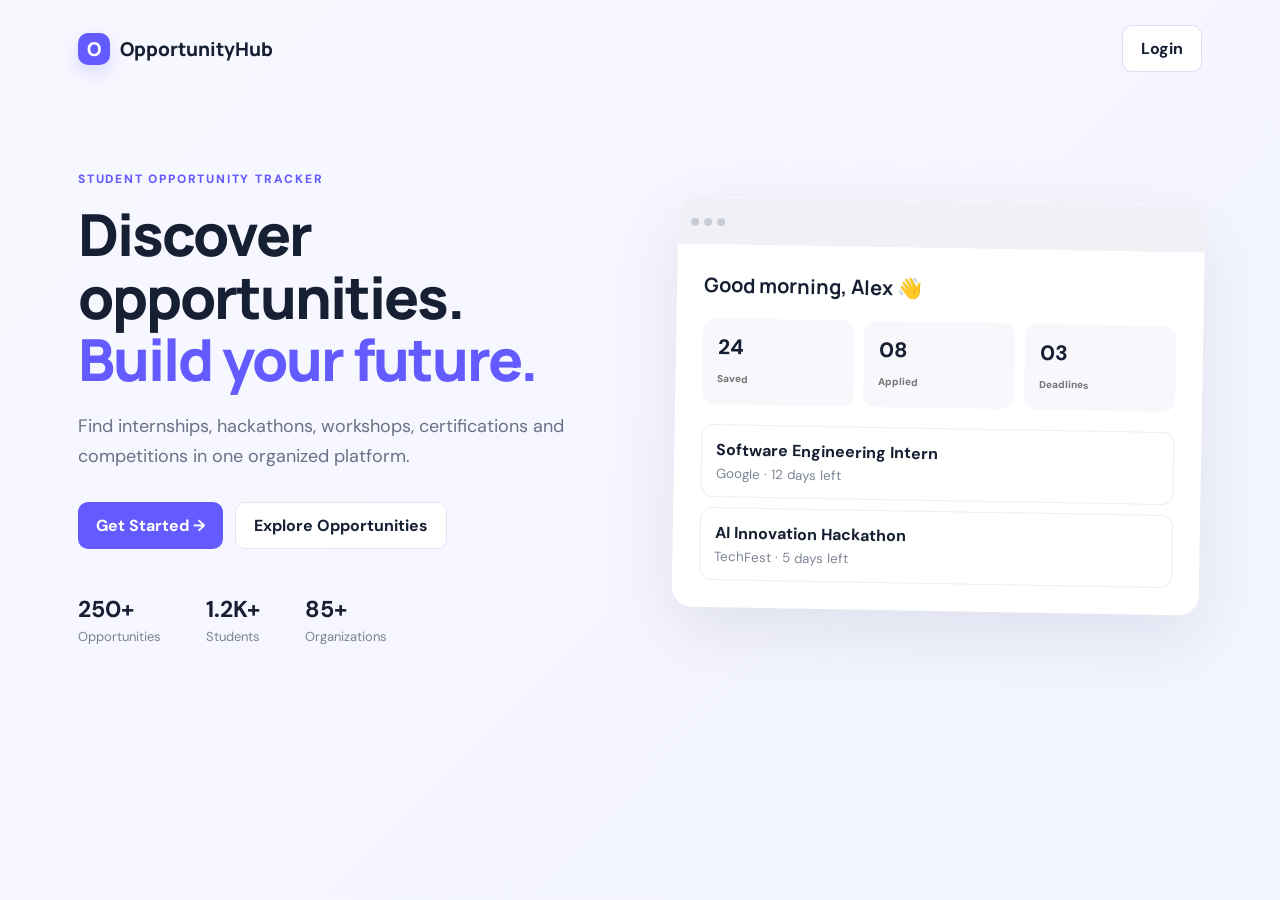
<file: index.html>
<!DOCTYPE html>
<html lang="en">
<head>
  <meta charset="UTF-8">
  <meta name="viewport" content="width=device-width, initial-scale=1.0">
  <title>OpportunityHub - Student Opportunity Tracker</title>
  <link rel="stylesheet" href="css/style.css">
</head>
<body class="landing-body">
  <div class="landing">
    <nav class="landing-nav">
      <div class="brand"><span class="brand-mark">O</span> OpportunityHub</div>
      <a href="login.html" class="btn btn-outline">Login</a>
    </nav>
    <main class="hero">
      <div class="hero-copy">
        <span class="eyebrow">STUDENT OPPORTUNITY TRACKER</span>
        <h1>Discover opportunities.<br><span>Build your future.</span></h1>
        <p>Find internships, hackathons, workshops, certifications and competitions in one organized platform.</p>
        <div class="hero-actions">
          <a href="login.html" class="btn btn-primary">Get Started →</a>
          <a href="explore.html" class="btn btn-light">Explore Opportunities</a>
        </div>
        <div class="hero-stats">
          <div><strong>250+</strong><span>Opportunities</span></div>
          <div><strong>1.2K+</strong><span>Students</span></div>
          <div><strong>85+</strong><span>Organizations</span></div>
        </div>
      </div>
      <div class="hero-visual">
        <div class="mock-window">
          <div class="window-top"><i></i><i></i><i></i></div>
          <div class="mini-dashboard">
            <div class="mini-title">Good morning, Alex 👋</div>
            <div class="mini-cards"><span>24<br><small>Saved</small></span><span>08<br><small>Applied</small></span><span>03<br><small>Deadlines</small></span></div>
            <div class="mini-opps">
              <div><b>Software Engineering Intern</b><small>Google · 12 days left</small></div>
              <div><b>AI Innovation Hackathon</b><small>TechFest · 5 days left</small></div>
            </div>
          </div>
        </div>
      </div>
    </main>
  </div>
</body>
</html>
</file>
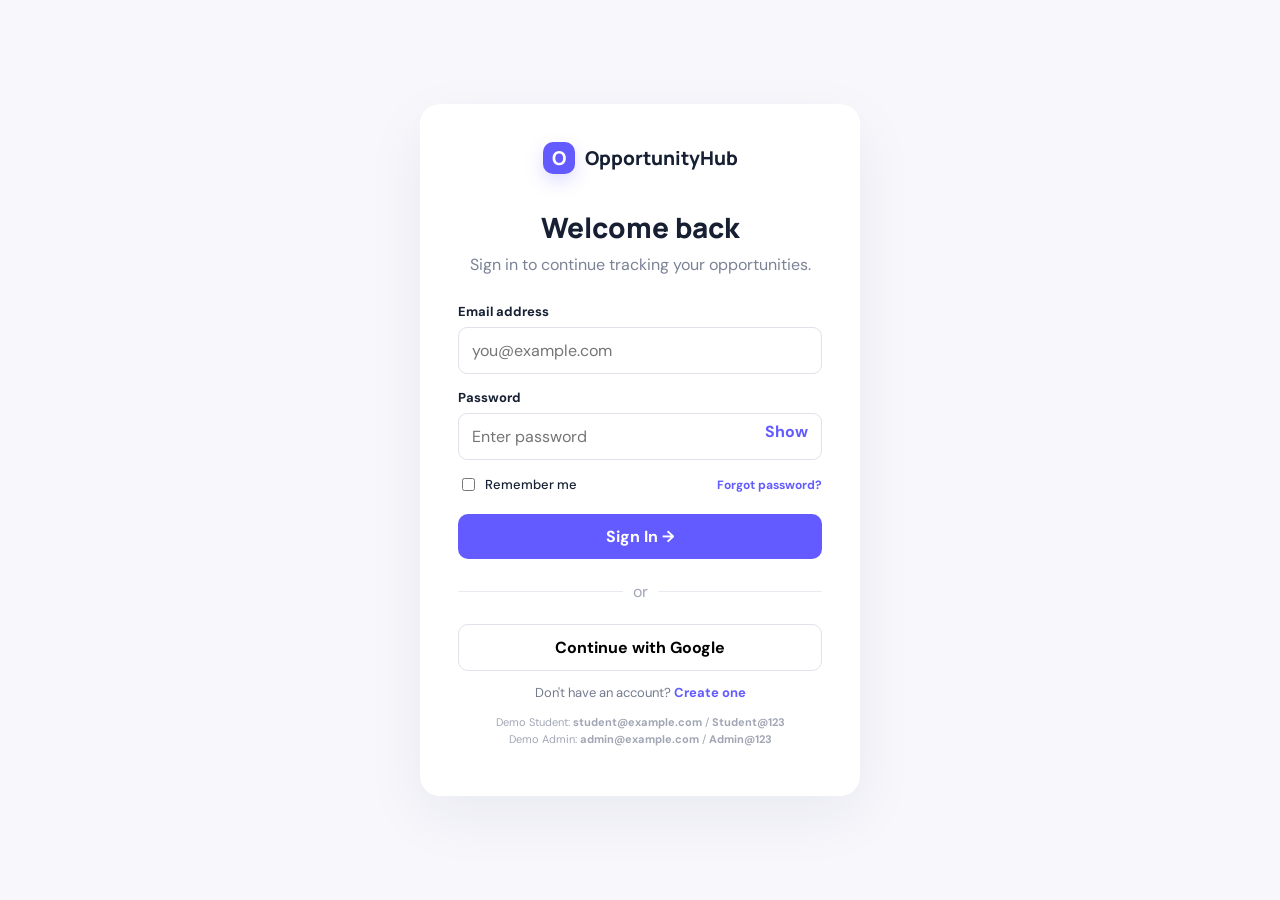
<file: deadlines.html>
<!DOCTYPE html>
<html lang="en"><head><meta charset="UTF-8"><meta name="viewport" content="width=device-width, initial-scale=1.0">
<title>Deadlines - OpportunityHub</title><link rel="stylesheet" href="css/style.css"></head>
<body class="app-body">

<aside class="sidebar">
  <a class="brand side-brand" href="dashboard.html"><span class="brand-mark">O</span><span>OpportunityHub</span></a>
  <div class="side-label">MENU</div>
  <a class="nav-item" href="dashboard.html"><span>⌂</span> Dashboard</a>
  <a class="nav-item" href="explore.html"><span>⌕</span> Explore</a>
  <a class="nav-item" href="bookmarks.html"><span>♡</span> Bookmarks <em id="bookmarkCount">0</em></a>
  <a class="nav-item" href="applications.html"><span>▣</span> Applications</a>
  <a class="nav-item" href="deadlines.html"><span>◷</span> Deadlines</a>
  <div class="side-label">ACCOUNT</div>
  <a class="nav-item" href="profile.html"><span>◎</span> Profile</a>
  <a class="nav-item" href="admin.html"><span>⚙</span> Admin Portal</a>
  <div class="side-bottom">
    <div class="help-box"><b>Need help?</b><p>Find the right opportunity for you.</p><a href="explore.html">Explore now →</a></div>
    <a class="nav-item logout" href="index.html"><span>↪</span> Log out</a>
  </div>
</aside>

<main class="main-content">
<header class="topbar">
  <div class="mobile-brand"><span class="brand-mark">O</span> OpportunityHub</div>
  <div class="top-search"><span>⌕</span><input id="globalSearch" placeholder="Search opportunities..." oninput="globalSearch(this.value)"></div>
  <div class="top-actions"><button class="icon-btn">♢</button><a href="profile.html" class="user-mini"><span class="avatar">A</span><span><b>Alex Johnson</b><small>Student</small></span></a></div>
</header>

<section class="page-head"><div><p class="muted">Stay on track</p><h1>Deadline Tracker</h1><p>Never miss an important opportunity deadline.</p></div><button class="btn btn-light">▣ Calendar View</button></section>
<div class="deadline-summary"><div><b id="deadlineUpcomingCount">0</b><span>Upcoming</span></div><div><b id="deadlineWeekCount">0</b><span>This week</span></div><div><b id="deadlineMonthCount">0</b><span>This month</span></div><div><b id="deadlineUrgentCount">0</b><span>Urgent (&le; 7d)</span></div></div>
<section class="panel"><div class="panel-head"><div><h2>Upcoming deadlines</h2><p>Sorted by deadline</p></div></div><div id="allDeadlines" class="deadline-list big"></div></section>

</main>
<script src="js/app.js"></script>
</body></html>
</file>
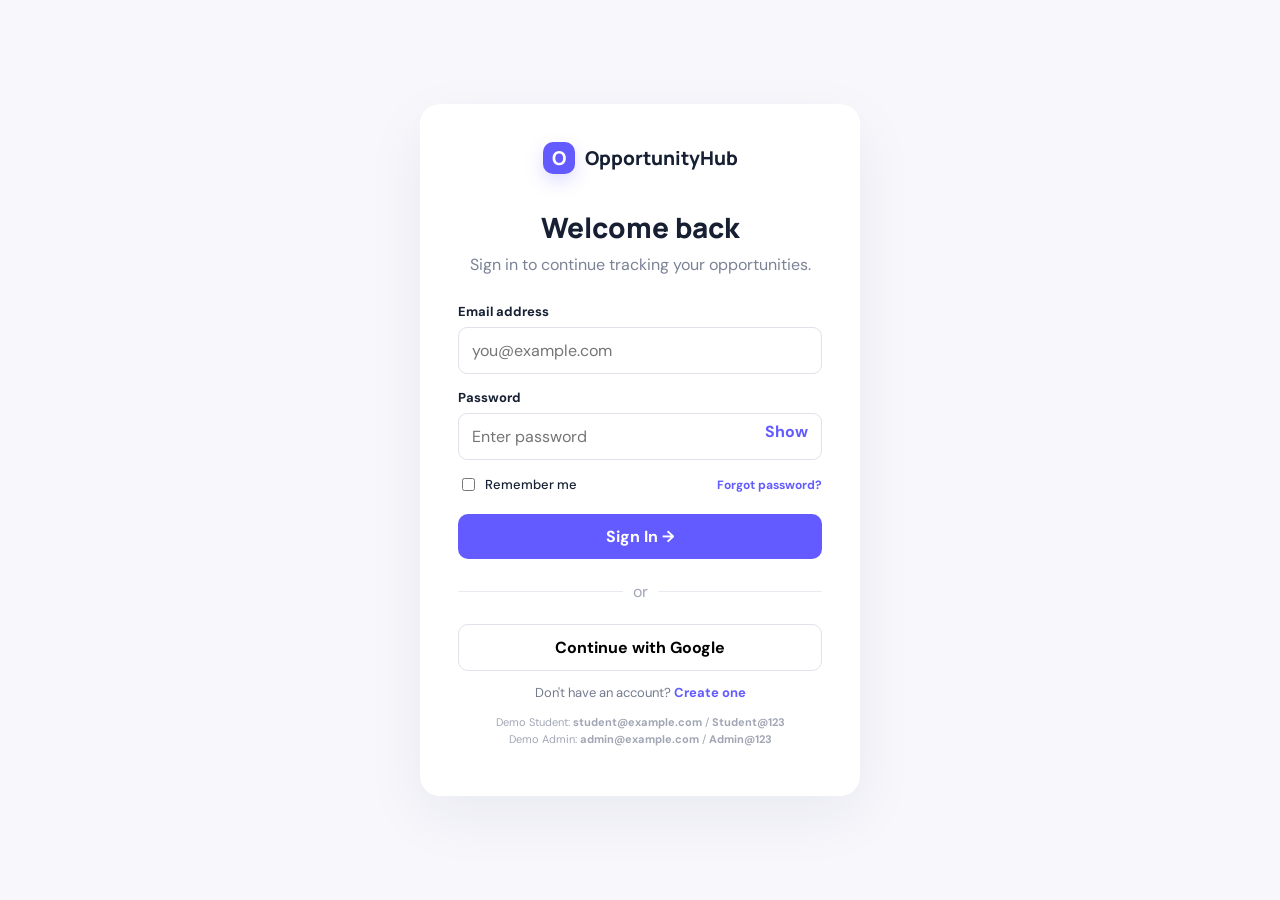
<file: explore.html>
<!DOCTYPE html>
<html lang="en"><head><meta charset="UTF-8"><meta name="viewport" content="width=device-width, initial-scale=1.0">
<title>Explore - OpportunityHub</title><link rel="stylesheet" href="css/style.css"></head>
<body class="app-body">

<aside class="sidebar">
  <a class="brand side-brand" href="dashboard.html"><span class="brand-mark">O</span><span>OpportunityHub</span></a>
  <div class="side-label">MENU</div>
  <a class="nav-item" href="dashboard.html"><span>⌂</span> Dashboard</a>
  <a class="nav-item" href="explore.html"><span>⌕</span> Explore</a>
  <a class="nav-item" href="bookmarks.html"><span>♡</span> Bookmarks <em id="bookmarkCount">0</em></a>
  <a class="nav-item" href="applications.html"><span>▣</span> Applications</a>
  <a class="nav-item" href="deadlines.html"><span>◷</span> Deadlines</a>
  <div class="side-label">ACCOUNT</div>
  <a class="nav-item" href="profile.html"><span>◎</span> Profile</a>
  <a class="nav-item" href="admin.html"><span>⚙</span> Admin Portal</a>
  <div class="side-bottom">
    <div class="help-box"><b>Need help?</b><p>Find the right opportunity for you.</p><a href="explore.html">Explore now →</a></div>
    <a class="nav-item logout" href="index.html"><span>↪</span> Log out</a>
  </div>
</aside>

<main class="main-content">
<header class="topbar">
  <div class="mobile-brand"><span class="brand-mark">O</span> OpportunityHub</div>
  <div class="top-search"><span>⌕</span><input id="globalSearch" placeholder="Search opportunities..." oninput="globalSearch(this.value)"></div>
  <div class="top-actions"><button class="icon-btn">♢</button><a href="profile.html" class="user-mini"><span class="avatar">A</span><span><b>Alex Johnson</b><small>Student</small></span></a></div>
</header>

<section class="page-head"><div><p class="muted">Discover</p><h1>Explore Opportunities</h1><p>Find opportunities that match your goals and skills.</p></div></section>
<section class="filter-panel">
  <div class="search-large"><span>⌕</span><input id="oppSearch" placeholder="Search by title, company or skill..." oninput="filterOpps()"></div>
  <select id="typeFilter" onchange="filterOpps()"><option value="">All Types</option><option>Internship</option><option>Hackathon</option><option>Workshop</option><option>Certification</option><option>Competition</option></select>
  <select id="deadlineFilter" onchange="filterOpps()"><option value="">Any Deadline</option><option value="7">Within 7 days</option><option value="30">Within 30 days</option></select>
  <select id="skillFilter" onchange="filterOpps()"><option value="">All Skills</option><option>JavaScript</option><option>Python</option><option>React</option><option>AI/ML</option><option>Cloud</option></select>
</section>
<div class="results-head"><b id="resultCount">12 opportunities</b><select><option>Newest first</option><option>Deadline soon</option></select></div>
<div id="opportunityGrid" class="opportunity-grid"></div>

</main>
<script src="js/app.js"></script>
</body></html>
</file>
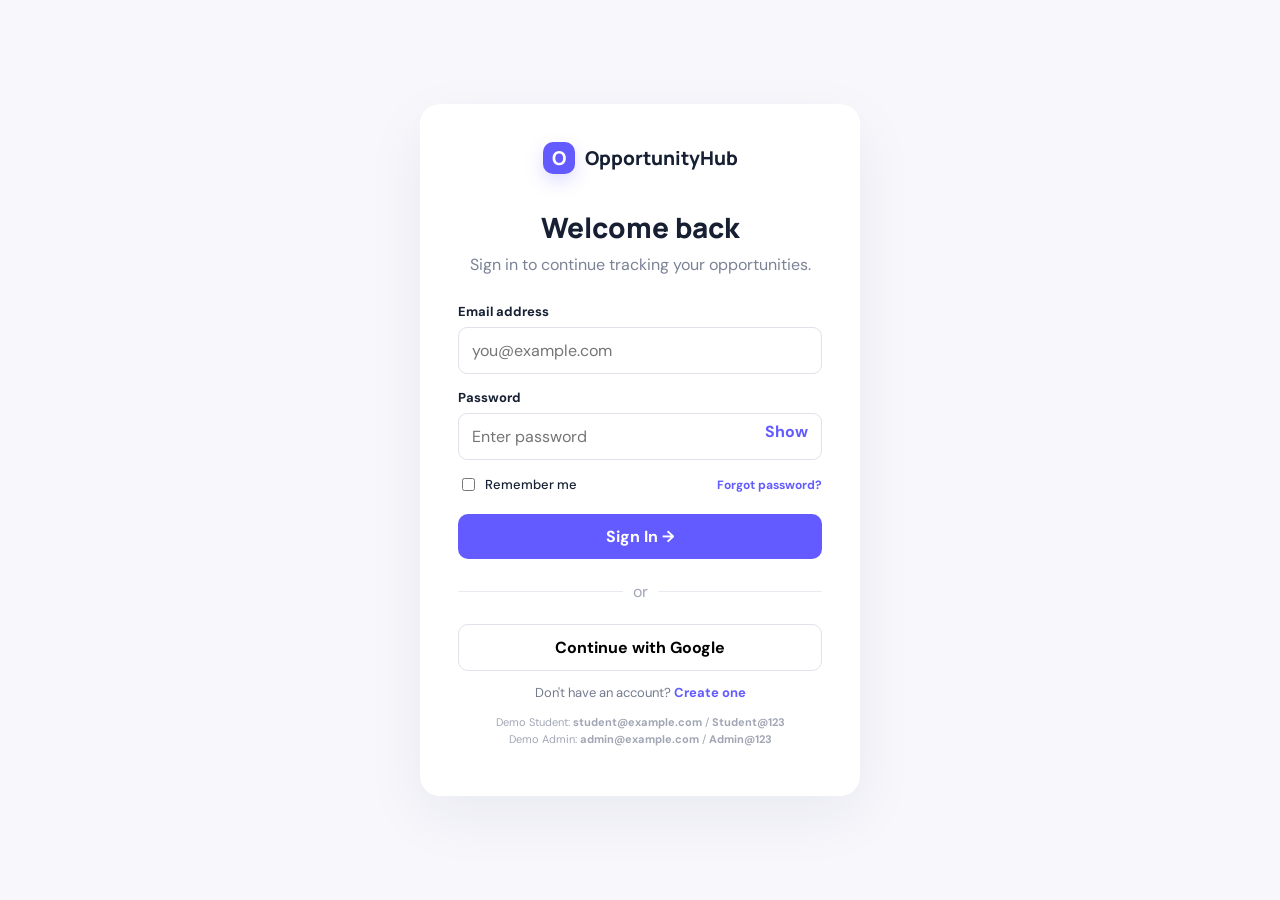
<file: login.html>
<!DOCTYPE html>
<html lang="en">
<head>
<meta charset="UTF-8"><meta name="viewport" content="width=device-width, initial-scale=1.0">
<title>Login - OpportunityHub</title><link rel="stylesheet" href="css/style.css">
</head>
<body class="auth-body">
<div class="auth-card">
  <a class="brand auth-brand" href="index.html"><span class="brand-mark">O</span> OpportunityHub</a>
  <div class="auth-heading"><h1>Welcome back</h1><p>Sign in to continue tracking your opportunities.</p></div>
  <form id="loginForm">
    <label>Email address</label><input type="email" id="email" placeholder="you@example.com" required>
    <label>Password</label><div class="password-wrap"><input type="password" id="password" placeholder="Enter password" required><button type="button" class="show-pass" onclick="togglePassword()">Show</button></div>
    <div class="form-row"><label class="check"><input type="checkbox"> Remember me</label><a href="#">Forgot password?</a></div>
    <button class="btn btn-primary full" type="submit">Sign In →</button>
  </form>
  <div class="divider"><span>or</span></div>
  <button class="btn btn-google full">Continue with Google</button>
  <p class="auth-bottom">Don't have an account? <a href="register.html">Create one</a></p>
  <p class="demo-note" style="margin-top:12px; line-height:1.5;">Demo Student: <b>student@example.com</b> / <b>Student@123</b><br>Demo Admin: <b>admin@example.com</b> / <b>Admin@123</b></p>
</div>
<script src="js/app.js"></script>
</body>
</html>
</file>
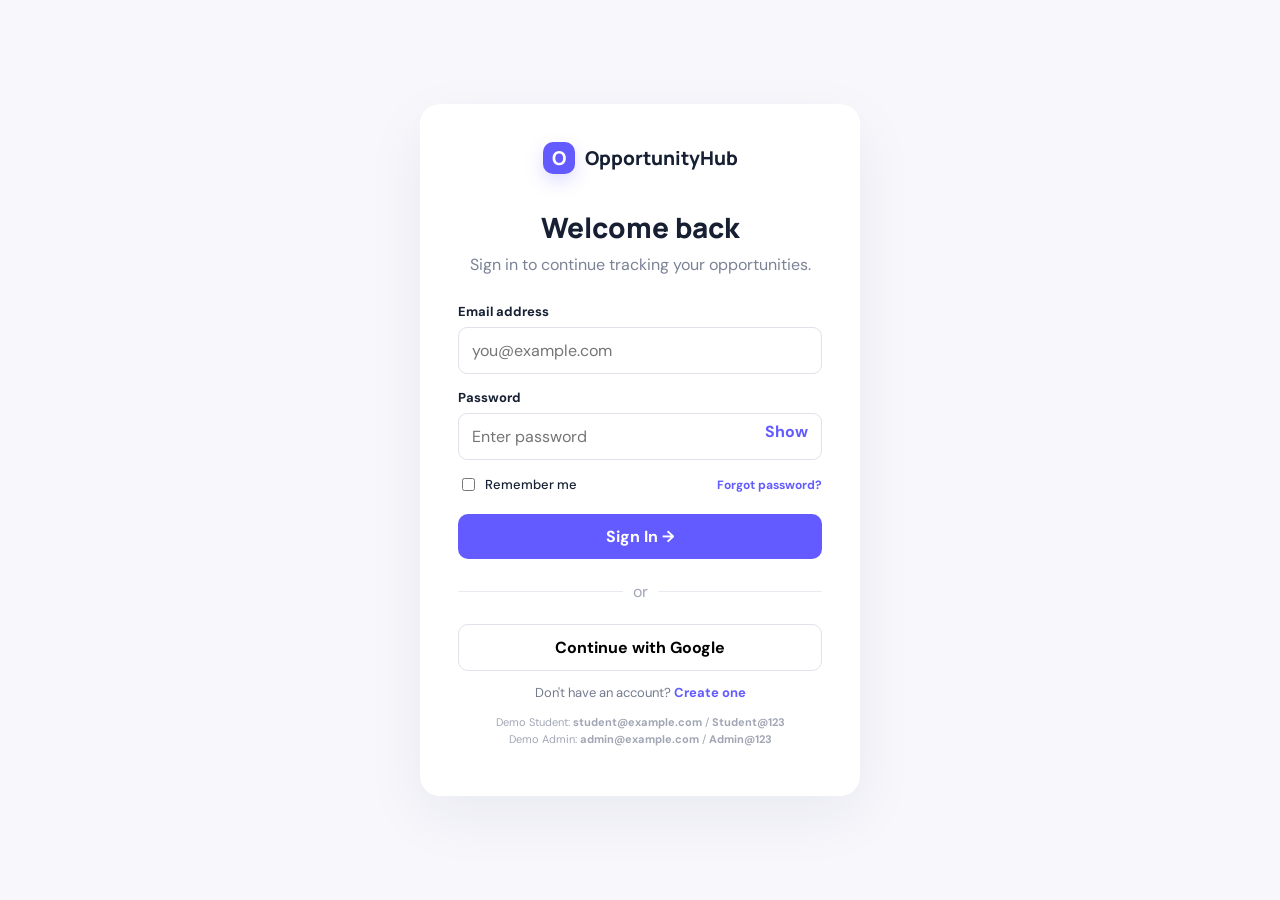
<file: profile.html>
<!DOCTYPE html>
<html lang="en"><head><meta charset="UTF-8"><meta name="viewport" content="width=device-width, initial-scale=1.0">
<title>Profile - OpportunityHub</title><link rel="stylesheet" href="css/style.css"></head>
<body class="app-body">

<aside class="sidebar">
  <a class="brand side-brand" href="dashboard.html"><span class="brand-mark">O</span><span>OpportunityHub</span></a>
  <div class="side-label">MENU</div>
  <a class="nav-item" href="dashboard.html"><span>⌂</span> Dashboard</a>
  <a class="nav-item" href="explore.html"><span>⌕</span> Explore</a>
  <a class="nav-item" href="bookmarks.html"><span>♡</span> Bookmarks <em id="bookmarkCount">0</em></a>
  <a class="nav-item" href="applications.html"><span>▣</span> Applications</a>
  <a class="nav-item" href="deadlines.html"><span>◷</span> Deadlines</a>
  <div class="side-label">ACCOUNT</div>
  <a class="nav-item" href="profile.html"><span>◎</span> Profile</a>
  <a class="nav-item" href="admin.html"><span>⚙</span> Admin Portal</a>
  <div class="side-bottom">
    <div class="help-box"><b>Need help?</b><p>Find the right opportunity for you.</p><a href="explore.html">Explore now →</a></div>
    <a class="nav-item logout" href="index.html"><span>↪</span> Log out</a>
  </div>
</aside>

<main class="main-content">
<header class="topbar">
  <div class="mobile-brand"><span class="brand-mark">O</span> OpportunityHub</div>
  <div class="top-search"><span>⌕</span><input id="globalSearch" placeholder="Search opportunities..." oninput="globalSearch(this.value)"></div>
  <div class="top-actions"><button class="icon-btn">♢</button><a href="profile.html" class="user-mini"><span class="avatar">A</span><span><b>Alex Johnson</b><small>Student</small></span></a></div>
</header>

<section class="page-head"><div><p class="muted">Account</p><h1>My Profile</h1><p>Manage your personal information and preferences.</p></div><button class="btn btn-primary" onclick="saveProfile()">Save Changes</button></section>
<div class="profile-layout">
<section class="panel profile-card"><div class="profile-cover"></div><div class="profile-main"><div class="big-avatar" id="profileBigAvatar">A</div><h2 id="profileCardName">Alex Johnson</h2><p class="muted" id="profileCardRole">Computer Science Student</p><p id="profileCardEmail">alex.johnson@example.com</p><hr><h3>Skills</h3><div class="chips"><span>JavaScript</span><span>React</span><span>Python</span><span>SQL</span><span>UI/UX</span></div></div></section>
<section class="panel"><h2>Personal Information</h2><div class="form-grid"><div><label>First name</label><input id="profileFirstName" value="Alex"></div><div><label>Last name</label><input id="profileLastName" value="Johnson"></div><div class="wide"><label>Email</label><input id="profileEmail" value="alex.johnson@example.com" disabled style="background:#f5f6fa"></div><div class="wide"><label>College</label><input id="profileCollege" value="SRM Institute of Science and Technology"></div><div class="wide"><label>Bio</label><textarea id="profileBio" rows="4">Computer Science student interested in software development, AI and technology.</textarea></div></div><h3>Opportunity Preferences</h3><div class="chips selectable"><span class="selected">Internships</span><span class="selected">Hackathons</span><span>Workshops</span><span class="selected">Certifications</span><span>Competitions</span></div></section>
</div>

</main>
<script src="js/app.js"></script>
</body></html>
</file>
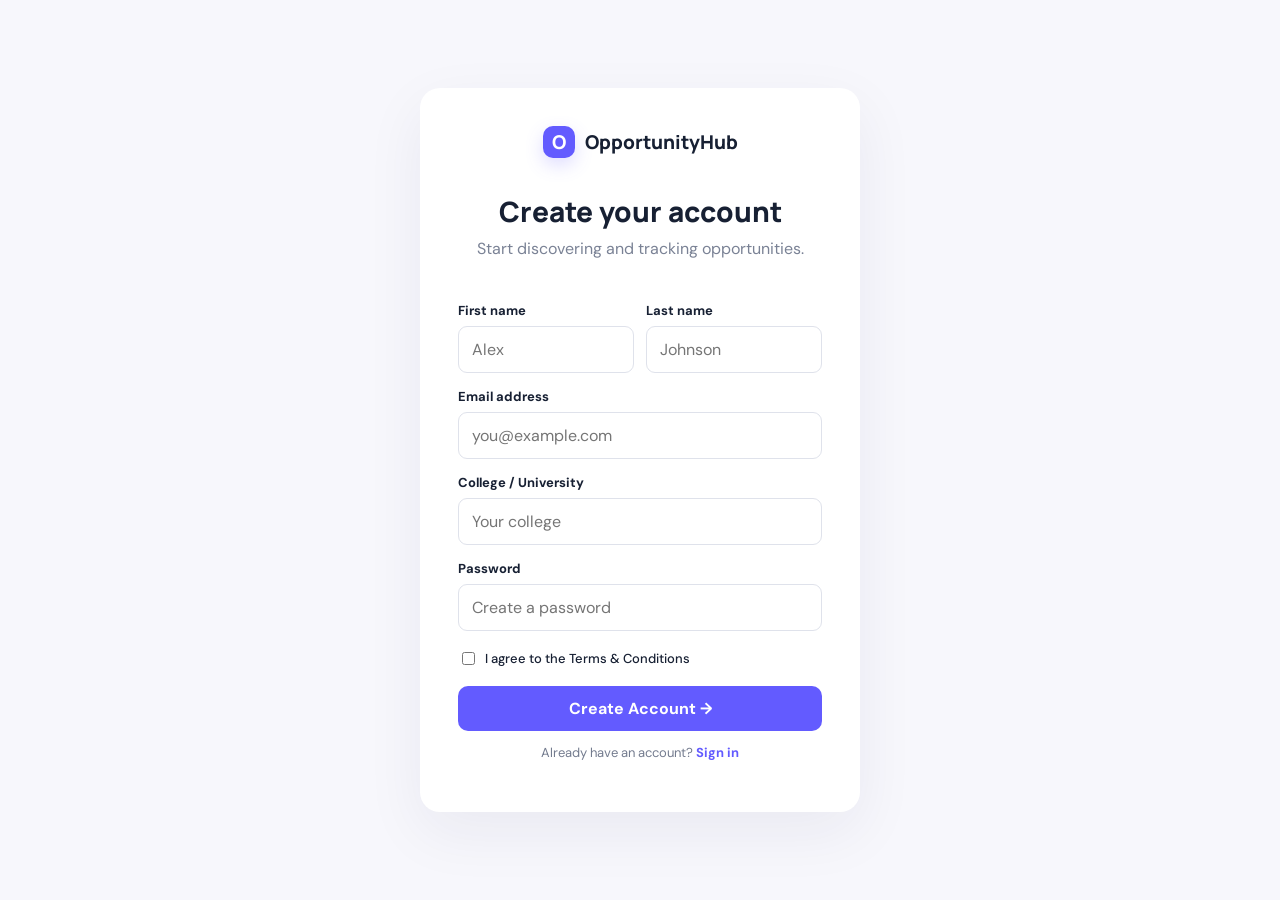
<file: register.html>
<!DOCTYPE html>
<html lang="en">
<head><meta charset="UTF-8"><meta name="viewport" content="width=device-width, initial-scale=1.0"><title>Create Account - OpportunityHub</title><link rel="stylesheet" href="css/style.css"></head>
<body class="auth-body">
<div class="auth-card">
  <a class="brand auth-brand" href="index.html"><span class="brand-mark">O</span> OpportunityHub</a>
  <div class="auth-heading"><h1>Create your account</h1><p>Start discovering and tracking opportunities.</p></div>
  <form id="registerForm" onsubmit="registerUser(event)">
    <div class="two-input"><div><label>First name</label><input id="regFirstName" required placeholder="Alex"></div><div><label>Last name</label><input id="regLastName" required placeholder="Johnson"></div></div>
    <label>Email address</label><input id="regEmail" type="email" required placeholder="you@example.com">
    <label>College / University</label><input id="regCollege" required placeholder="Your college">
    <label>Password</label><input id="regPassword" type="password" required placeholder="Create a password">
    <label class="check terms"><input type="checkbox" required> I agree to the Terms & Conditions</label>
    <button class="btn btn-primary full" type="submit">Create Account →</button>
  </form>
  <p class="auth-bottom">Already have an account? <a href="login.html">Sign in</a></p>
</div>
<script src="js/app.js"></script>
</body></html>
</file>
<file: css/style.css>
@import url('https://fonts.googleapis.com/css2?family=DM+Sans:wght@400;500;600;700&family=Manrope:wght@500;600;700;800&display=swap');
*{box-sizing:border-box}body{margin:0;font-family:'DM Sans',sans-serif;color:#172033;background:#f7f8fc}a{text-decoration:none;color:inherit}button,input,select,textarea{font:inherit}button{cursor:pointer}.brand{display:flex;align-items:center;gap:10px;font-family:Manrope;font-weight:800;font-size:19px}.brand-mark{width:32px;height:32px;border-radius:10px;background:#635bff;color:#fff;display:inline-flex;align-items:center;justify-content:center;font-weight:800;box-shadow:0 7px 18px #635bff35}.btn{display:inline-flex;align-items:center;justify-content:center;border:0;border-radius:10px;padding:12px 18px;font-weight:700;transition:.2s}.btn-primary{background:#635bff;color:white}.btn-primary:hover{background:#5149e9;transform:translateY(-1px)}.btn-light{background:#fff;border:1px solid #e4e7ef}.btn-outline{border:1px solid #dddff0;background:#fff}.full{width:100%}.muted{color:#7a8295}.danger-text{color:#e95b5b!important}
.landing-body{background:linear-gradient(135deg,#f8f8ff,#f2f4ff);min-height:100vh}.landing{max-width:1180px;margin:auto;padding:25px 28px}.landing-nav{display:flex;justify-content:space-between;align-items:center}.hero{display:grid;grid-template-columns:1fr 1fr;gap:70px;align-items:center;padding:95px 0 60px}.eyebrow{font-size:12px;font-weight:800;color:#635bff;letter-spacing:1.8px}.hero h1{font:800 58px/1.08 Manrope;margin:15px 0 20px;letter-spacing:-2px}.hero h1 span{color:#635bff}.hero p{font-size:18px;line-height:1.7;color:#697187;max-width:550px}.hero-actions{display:flex;gap:12px;margin:30px 0 45px}.hero-stats{display:flex;gap:45px}.hero-stats div{display:flex;flex-direction:column}.hero-stats strong{font-size:23px}.hero-stats span{font-size:13px;color:#7b8394;margin-top:4px}.mock-window{background:#fff;border-radius:20px;box-shadow:0 25px 70px #30345a1a;overflow:hidden;transform:rotate(1deg)}.window-top{padding:13px;background:#f0f1f6}.window-top i{display:inline-block;width:8px;height:8px;border-radius:50%;background:#c9ccd7;margin-right:5px}.mini-dashboard{padding:27px}.mini-title{font:700 20px Manrope}.mini-cards{display:grid;grid-template-columns:repeat(3,1fr);gap:10px;margin:20px 0}.mini-cards span{background:#f7f7fc;border-radius:12px;padding:15px;font-weight:800;font-size:21px}.mini-cards small{font-size:10px;color:#777}.mini-opps>div{border:1px solid #eeeef4;border-radius:12px;padding:14px;margin-top:10px}.mini-opps b,.mini-opps small{display:block}.mini-opps small{color:#7e8597;margin-top:5px}
.auth-body{min-height:100vh;display:grid;place-items:center;background:#f7f7fc;padding:30px}.auth-card{width:440px;background:white;padding:38px;border-radius:20px;box-shadow:0 20px 60px #25264a10}.auth-brand{justify-content:center;margin-bottom:34px}.auth-heading{text-align:center;margin-bottom:28px}.auth-heading h1{font:800 28px Manrope;margin:0 0 8px}.auth-heading p{color:#7a8295;margin:0}.auth-card label{display:block;font-size:13px;font-weight:700;margin:15px 0 7px}.auth-card input,.auth-card select,.auth-card textarea{width:100%;border:1px solid #dfe2eb;border-radius:9px;padding:12px 13px;outline:none}.auth-card input:focus{border-color:#635bff}.password-wrap{position:relative}.password-wrap input{padding-right:60px}.show-pass{position:absolute;right:8px;top:7px;border:0;background:none;color:#635bff;font-weight:700}.form-row{display:flex;justify-content:space-between;align-items:center;font-size:12px;margin:15px 0 20px}.check{display:flex!important;align-items:center;gap:7px!important;margin:0!important;font-weight:500!important}.check input{width:auto}.form-row a,.auth-bottom a{color:#635bff;font-weight:700}.divider{display:flex;align-items:center;gap:10px;color:#a1a6b4;margin:22px 0}.divider:before,.divider:after{content:'';height:1px;background:#e9eaf0;flex:1}.btn-google{background:#fff;border:1px solid #e0e2ea}.auth-bottom{text-align:center;color:#737b8e;font-size:13px}.demo-note{text-align:center;font-size:11px;color:#a1a6b4}.two-input{display:grid;grid-template-columns:1fr 1fr;gap:12px}.terms{margin:18px 0!important}
.app-body{min-height:100vh}.sidebar{width:245px;position:fixed;left:0;top:0;bottom:0;background:#fff;border-right:1px solid #eceef4;padding:25px 16px;display:flex;flex-direction:column;z-index:5}.side-brand{padding:0 10px 30px}.side-label{font-size:10px;letter-spacing:1.5px;color:#a0a5b3;font-weight:800;padding:16px 13px 8px}.nav-item{display:flex;align-items:center;gap:13px;padding:11px 13px;border-radius:9px;color:#687083;font-size:14px;font-weight:600;margin:2px 0}.nav-item:hover,.nav-item.active{background:#f0efff;color:#635bff}.nav-item span{font-size:18px;width:18px;text-align:center}.nav-item em{font-style:normal;background:#ecebff;color:#635bff;font-size:10px;border-radius:20px;padding:3px 7px;margin-left:auto}.side-bottom{margin-top:auto}.help-box{background:#f5f4ff;border-radius:12px;padding:15px;margin:10px 4px}.help-box b{font-size:13px}.help-box p{font-size:11px;color:#777f91;line-height:1.5}.help-box a{font-size:11px;color:#635bff;font-weight:700}.logout{color:#9298a7}.main-content{margin-left:245px;padding:0 36px 45px}.topbar{height:76px;display:flex;align-items:center;justify-content:space-between;border-bottom:1px solid #eceef3;margin-bottom:32px}.top-search{display:flex;align-items:center;gap:9px;background:#fff;border:1px solid #e6e8ee;border-radius:9px;padding:9px 13px;width:310px}.top-search input{border:0;outline:0;width:100%;background:transparent;font-size:13px}.top-actions{display:flex;align-items:center;gap:17px}.icon-btn{border:0;background:#fff;font-size:20px}.user-mini{display:flex;align-items:center;gap:9px}.user-mini small,.user-mini b{display:block}.user-mini b{font-size:12px}.user-mini small{font-size:10px;color:#8990a0;margin-top:2px}.avatar,.big-avatar{display:flex;align-items:center;justify-content:center;border-radius:50%;background:#e9e7ff;color:#635bff;font-weight:800}.avatar{width:35px;height:35px}.mobile-brand{display:none}.page-head{display:flex;align-items:end;justify-content:space-between;margin-bottom:25px}.page-head h1{font:800 28px Manrope;margin:4px 0 7px}.page-head p{margin:0;font-size:13px}.stats-grid{display:grid;grid-template-columns:repeat(4,1fr);gap:15px;margin-bottom:20px}.stat-card{background:#fff;border:1px solid #eceef4;border-radius:14px;padding:18px;min-height:135px}.stat-card span{display:block;color:#777f91;font-size:12px;margin-bottom:9px}.stat-card strong{font:800 27px Manrope;display:block}.stat-card small{color:#6f7789;font-size:11px;margin-top:7px;display:block}.stat-icon{width:34px;height:34px;border-radius:9px;display:grid;place-items:center;margin-bottom:13px}.purple{background:#eeecff;color:#635bff}.blue{background:#e9f2ff;color:#4382db}.green{background:#e9faf1;color:#2fa66a}.orange{background:#fff2e6;color:#e99037}.dashboard-grid{display:grid;grid-template-columns:1.4fr 1fr;gap:20px;margin-bottom:20px}.panel{background:#fff;border:1px solid #eceef4;border-radius:14px;padding:20px}.panel-head{display:flex;align-items:center;justify-content:space-between;margin-bottom:16px}.panel-head h2{font:700 16px Manrope;margin:0 0 4px}.panel-head p{font-size:11px;color:#8990a0;margin:0}.panel-head>a{font-size:11px;color:#635bff;font-weight:700}.opportunity-list .opp-row{border-top:1px solid #eff0f4;padding:13px 0;display:flex;justify-content:space-between;align-items:center}.opp-info{display:flex;gap:12px;align-items:center}.opp-logo{width:40px;height:40px;border-radius:10px;background:#f0efff;color:#635bff;display:grid;place-items:center;font-weight:800}.opp-info b{font-size:13px;display:block}.opp-info small{color:#858c9d;font-size:10px}.type-badge,.status-badge{font-size:10px;font-weight:700;border-radius:20px;padding:5px 8px;background:#f0efff;color:#635bff}.opp-row .right{text-align:right}.opp-row .right small{display:block;color:#858c9d;font-size:10px;margin-top:5px}.progress-chart{display:flex;align-items:center;justify-content:center;gap:30px;padding:18px 0}.donut{width:140px;height:140px;border-radius:50%;background:conic-gradient(#635bff 0 25%,#4f8de9 25% 62%,#43b77a 62% 87%,#e9a04b 87% 100%);display:grid;place-items:center}.donut:after{content:'';position:absolute;width:102px;height:102px;border-radius:50%;background:#fff}.donut div{position:relative;z-index:1;text-align:center}.donut b,.donut span{display:block}.donut b{font-size:27px}.donut span{font-size:10px;color:#888f9f}.legend p{font-size:11px;display:flex;align-items:center;gap:8px;min-width:120px}.legend p b{margin-left:auto}.dot{width:8px;height:8px;border-radius:50%}.interested{background:#635bff}.applied{background:#4f8de9}.shortlisted{background:#43b77a}.completed{background:#e9a04b}
.deadline-list{display:grid;grid-template-columns:repeat(4,1fr);gap:10px}.deadline-item{border:1px solid #eceef3;border-radius:11px;padding:14px}.deadline-item .date{font-size:10px;color:#8a91a1}.deadline-item b{display:block;font-size:12px;margin:7px 0 4px}.deadline-item small{font-size:10px;color:#7f8798}.deadline-item.urgent{border-left:3px solid #eb6565}.filter-panel{background:#fff;border:1px solid #e8eaf0;padding:15px;border-radius:13px;display:grid;grid-template-columns:2fr 1fr 1fr 1fr;gap:10px;margin-bottom:20px}.search-large{display:flex;align-items:center;gap:8px;border:1px solid #e0e2ea;border-radius:9px;padding:0 12px}.search-large input{border:0;outline:0;width:100%;padding:11px 0}.filter-panel select,.results-head select{border:1px solid #e0e2ea;border-radius:9px;padding:10px;background:#fff;color:#5f6678}.results-head{display:flex;justify-content:space-between;align-items:center;font-size:12px;margin-bottom:12px}.opportunity-grid{display:grid;grid-template-columns:repeat(3,1fr);gap:16px}.opp-card{background:#fff;border:1px solid #e8eaf0;border-radius:14px;padding:18px;transition:.2s;position:relative}.opp-card:hover{transform:translateY(-3px);box-shadow:0 10px 25px #2427480b}.card-top{display:flex;justify-content:space-between;align-items:start}.save-btn{border:0;background:#f5f5f8;border-radius:8px;width:32px;height:32px;color:#777}.save-btn.saved{background:#ecebff;color:#635bff}.opp-card h3{font:700 15px Manrope;margin:13px 0 6px;line-height:1.35}.company{font-size:11px;color:#80889a}.opp-description{font-size:11px;line-height:1.6;color:#747c8d;min-height:52px}.card-meta{display:flex;gap:6px;flex-wrap:wrap;margin:12px 0}.skill-chip{background:#f6f7fa;color:#687083;border-radius:5px;padding:5px 7px;font-size:9px}.card-bottom{border-top:1px solid #eff0f3;padding-top:12px;display:flex;justify-content:space-between;align-items:center}.deadline{font-size:10px;color:#777f90}.deadline strong{display:block;color:#e05e5e;font-size:11px;margin-top:3px}.card-link{font-size:11px;color:#635bff;font-weight:700}.tabs{display:flex;gap:5px;margin-bottom:16px;border-bottom:1px solid #e8eaf0}.tab{border:0;background:none;padding:12px 14px;color:#7b8292;font-weight:600;font-size:12px;border-bottom:2px solid transparent}.tab.active{color:#635bff;border-color:#635bff}.tab b{font-size:10px;background:#f0f0f5;padding:3px 6px;border-radius:10px;margin-left:4px}.table-panel{padding:0;overflow:hidden}.table-scroll{overflow:auto}table{width:100%;border-collapse:collapse;min-width:750px}th,td{text-align:left;padding:15px 18px;border-bottom:1px solid #eef0f4;font-size:11px}th{font-size:10px;text-transform:uppercase;letter-spacing:.5px;color:#9298a7;background:#fafbfc}td b{font-size:12px}.table-opp{display:flex;align-items:center;gap:9px}.table-logo{width:30px;height:30px;border-radius:7px;background:#f0efff;color:#635bff;display:grid;place-items:center;font-weight:800}.status-badge.applied{background:#eaf2ff;color:#3d78ca}.status-badge.shortlisted{background:#eaf9f0;color:#2b9b62}.status-badge.completed{background:#fff2df;color:#bd792a}.status-badge.interested{background:#eeecff;color:#635bff}.action-link{color:#635bff;font-weight:700}.deadline-summary{display:grid;grid-template-columns:repeat(4,1fr);gap:15px;margin-bottom:20px}.deadline-summary>div{background:#fff;border:1px solid #eceef3;padding:18px;border-radius:12px}.deadline-summary b{font:800 24px Manrope;display:block}.deadline-summary span{font-size:11px;color:#7f8798}.deadline-list.big{display:grid;grid-template-columns:1fr}.deadline-list.big .deadline-item{display:flex;align-items:center;gap:20px;padding:16px}.deadline-list.big .deadline-item .date{width:80px}.deadline-list.big .deadline-item b{flex:1;margin:0}.deadline-list.big .deadline-item small{width:150px}.profile-layout{display:grid;grid-template-columns:.75fr 1.25fr;gap:20px}.profile-card{padding:0;overflow:hidden;text-align:center}.profile-cover{height:100px;background:linear-gradient(120deg,#635bff,#8c86ff)}.profile-main{padding:0 25px 25px}.big-avatar{width:78px;height:78px;font-size:25px;border:5px solid #fff;margin:-39px auto 10px}.profile-main h2{font:800 19px Manrope;margin:8px}.profile-main p{font-size:11px}.profile-main hr{border:0;border-top:1px solid #eee;margin:20px 0}.profile-main h3{text-align:left;font-size:13px}.chips{display:flex;flex-wrap:wrap;gap:7px}.chips span{font-size:10px;background:#f2f2f7;color:#656d7e;padding:7px 9px;border-radius:6px}.chips .selected{background:#eeecff;color:#635bff}.form-grid{display:grid;grid-template-columns:1fr 1fr;gap:12px;margin:20px 0 25px}.form-grid .wide{grid-column:1/-1}.form-grid label{display:block;font-size:11px;font-weight:700;margin-bottom:6px}.form-grid input,.form-grid textarea{width:100%;border:1px solid #dfe2e9;border-radius:8px;padding:10px;outline:0}.form-grid textarea{resize:vertical}.detail-back{font-size:12px;color:#635bff;margin-bottom:20px;display:inline-block}.detail-hero{background:#fff;border:1px solid #e8eaf0;border-radius:15px;padding:28px;display:flex;justify-content:space-between;align-items:start}.detail-title{display:flex;gap:17px}.detail-logo{width:62px;height:62px;border-radius:14px;background:#eeecff;color:#635bff;display:grid;place-items:center;font-size:22px;font-weight:800}.detail-hero h1{font:800 25px Manrope;margin:0 0 7px}.detail-hero p{margin:4px 0;color:#7c8495;font-size:12px}.detail-actions{display:flex;gap:9px}.detail-grid{display:grid;grid-template-columns:1.5fr .7fr;gap:20px;margin-top:20px}.detail-grid h2{font:700 17px Manrope}.detail-grid p,.detail-grid li{font-size:12px;line-height:1.8;color:#697184}.detail-sidebar .info-row{padding:13px 0;border-bottom:1px solid #eee}.info-row span{font-size:10px;color:#8a91a0;display:block}.info-row b{font-size:12px;display:block;margin-top:4px}.modal{position:fixed;inset:0;background:#1c1e2d80;display:none;place-items:center;z-index:20}.modal.show{display:grid}.modal-card{background:#fff;border-radius:15px;padding:25px;width:430px;position:relative}.modal-card h2{font:800 20px Manrope;margin-top:0}.modal-card label{font-size:11px;font-weight:700;display:block;margin:12px 0 5px}.modal-card input,.modal-card select{width:100%;padding:10px;border:1px solid #dddfe7;border-radius:8px}.modal-close{position:absolute;right:16px;top:13px;border:0;background:none;font-size:22px}.empty-state{text-align:center;padding:80px 20px}.empty-state>div{font-size:45px;color:#b2afdd}.empty-state h2{font:800 20px Manrope}.empty-state p{color:#7d8494;font-size:12px}
@media(max-width:1000px){.sidebar{width:205px}.main-content{margin-left:205px;padding:0 22px}.stats-grid,.deadline-summary{grid-template-columns:repeat(2,1fr)}.opportunity-grid{grid-template-columns:repeat(2,1fr)}.dashboard-grid{grid-template-columns:1fr}.deadline-list{grid-template-columns:repeat(2,1fr)}.hero{gap:30px}.hero h1{font-size:45px}.filter-panel{grid-template-columns:1fr 1fr}.profile-layout,.detail-grid{grid-template-columns:1fr}}
@media(max-width:700px){.sidebar{display:none}.main-content{margin-left:0;padding:0 15px}.topbar{height:65px}.top-search{width:180px}.user-mini span:last-child{display:none}.mobile-brand{display:flex;align-items:center;gap:8px;font-weight:800}.page-head{align-items:start;gap:15px}.page-head h1{font-size:23px}.hero{grid-template-columns:1fr;padding-top:65px}.hero-visual{display:none}.hero h1{font-size:42px}.hero-stats{gap:20px}.opportunity-grid{grid-template-columns:1fr}.filter-panel{grid-template-columns:1fr}.deadline-list{grid-template-columns:1fr}.stats-grid{grid-template-columns:1fr 1fr}.detail-hero{display:block}.detail-actions{margin-top:20px}.auth-card{width:100%;padding:28px}.two-input{grid-template-columns:1fr}.landing{padding:20px}.landing-nav .btn{padding:9px 13px}.form-grid{grid-template-columns:1fr}.form-grid .wide{grid-column:auto}}
</file>
